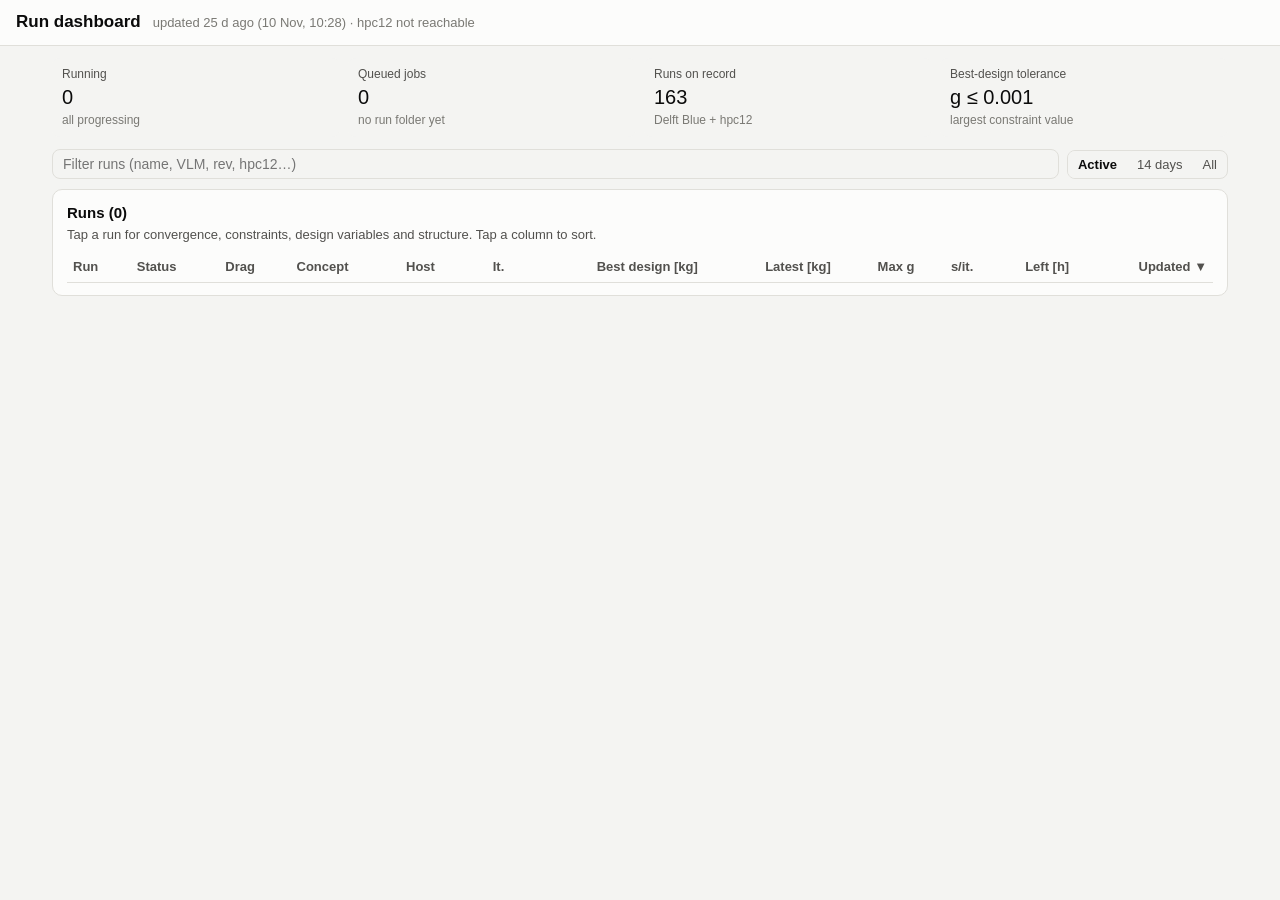
<file: index.html>
<!DOCTYPE html>
<html lang="en">
<head>
<meta charset="utf-8">
<meta name="viewport" content="width=device-width, initial-scale=1">
<title>Run dashboard</title>
<link rel="stylesheet" href="style.css?v=39598044d6">
<script src="https://cdn.plot.ly/plotly-cartesian-2.35.2.min.js" charset="utf-8"></script>
</head>
<body>
<header class="top">
  <h1>Run dashboard</h1>
  <span class="meta" id="gen"></span>
</header>
<main id="app"><p class="muted">Loading…</p></main>
<script src="app.js?v=5890101426"></script>
<script>Dash.index();</script>
</body>
</html>
</file>
<file: style.css>
/* Run dashboard. Palette: dataviz reference instance (validated), light and dark selected. */
:root {
  color-scheme: light;
  --surface-0: #f4f4f2;
  --surface-1: #fcfcfb;
  --border: #e0dfda;
  --text-primary: #0b0b0b;
  --text-secondary: #52514e;
  --text-muted: #7a7974;
  --grid: #ebeae6;
  --series-1: #2a78d6;
  --series-2: #eb6834;
  --series-3: #1baf7a;
  --series-4: #eda100;
  --series-5: #e87ba4;
  --series-6: #008300;
  --series-7: #6250d6;
  --series-8: #e34948;
  --div-neg: #2a78d6;
  --div-mid: #e8e7e3;
  --div-pos: #e34948;
  --good: #008300;
  --warning: #b57a00;
  --critical: #c62828;
  --info: #2a78d6;
}
@media (prefers-color-scheme: dark) {
  :root {
    color-scheme: dark;
    --surface-0: #121211;
    --surface-1: #1a1a19;
    --border: #33332f;
    --text-primary: #f0efec;
    --text-secondary: #c3c2b7;
    --text-muted: #8d8c84;
    --grid: #2a2a27;
    --series-1: #3987e5;
    --series-2: #d95926;
    --series-3: #199e70;
    --series-4: #c98500;
    --series-5: #d55181;
    --series-6: #008300;
    --series-7: #9085e9;
    --series-8: #e66767;
    --div-neg: #3987e5;
    --div-mid: #3a3a36;
    --div-pos: #e66767;
    --good: #3fae3f;
    --warning: #d9a21b;
    --critical: #ef5350;
    --info: #3987e5;
  }
}
* { box-sizing: border-box; }
body {
  margin: 0; background: var(--surface-0); color: var(--text-primary);
  font: 15px/1.45 -apple-system, BlinkMacSystemFont, "Segoe UI", Roboto, Helvetica, Arial, sans-serif;
}
header.top {
  position: sticky; top: 0; z-index: 5; background: var(--surface-1);
  border-bottom: 1px solid var(--border); padding: 10px 16px;
  display: flex; gap: 12px; align-items: baseline; flex-wrap: wrap;
}
header.top h1 { font-size: 17px; margin: 0; }
header.top a { color: var(--text-secondary); text-decoration: none; }
header.top .meta { color: var(--text-muted); font-size: 13px; }
main { max-width: 1200px; margin: 0 auto; padding: 12px; }
section.card {
  background: var(--surface-1); border: 1px solid var(--border); border-radius: 10px;
  padding: 12px 14px; margin: 0 0 12px;
}
section.card h2 { font-size: 15px; margin: 0 0 2px; }
section.card p.sub { margin: 0 0 8px; color: var(--text-secondary); font-size: 13px; }
.grid2 { display: grid; grid-template-columns: repeat(auto-fit, minmax(340px, 1fr)); gap: 12px; }
.grid3 { display: grid; grid-template-columns: repeat(auto-fit, minmax(300px, 1fr)); gap: 12px; }
.chart { width: 100%; height: 280px; }
.chart.tall { height: 380px; }
.tiles { display: grid; grid-template-columns: repeat(auto-fit, minmax(140px, 1fr)); gap: 8px; }
.tile { background: var(--surface-0); border-radius: 8px; padding: 8px 10px; }
.tile .k { color: var(--text-secondary); font-size: 12px; }
.tile .v { font-size: 20px; font-variant-numeric: tabular-nums; }
.tile .s { color: var(--text-muted); font-size: 12px; }
table { border-collapse: collapse; width: 100%; font-size: 13px; font-variant-numeric: tabular-nums; }
th, td { text-align: left; padding: 5px 6px; border-bottom: 1px solid var(--border); white-space: nowrap; }
th { color: var(--text-secondary); font-weight: 600; position: sticky; top: 0; background: var(--surface-1); cursor: pointer; }
td.num, th.num { text-align: right; }
tr.click { cursor: pointer; }
tr.click:hover { background: var(--surface-0); }
.scroll { overflow-x: auto; max-height: 70vh; }
.chip {
  display: inline-flex; align-items: center; gap: 4px; padding: 1px 8px; border-radius: 999px;
  font-size: 12px; border: 1px solid var(--border); color: var(--text-secondary); white-space: nowrap;
}
.chip .dot { width: 8px; height: 8px; border-radius: 50%; display: inline-block; }
.st-RUNNING .dot { background: var(--info); }
.st-PENDING .dot, .st-HELD .dot { background: var(--text-muted); }
.st-COMPLETED .dot { background: var(--good); }
.st-FAILED .dot, .st-TIMEOUT .dot, .st-OUT_OF_MEMORY .dot, .st-CANCELLED .dot, .st-NODE_FAIL .dot { background: var(--critical); }
.st-ENDED .dot, .st-UNKNOWN .dot, .st-EXITING .dot { background: var(--warning); }
.warn { color: var(--warning); }
.bad { color: var(--critical); }
.muted { color: var(--text-muted); }
.controls { display: flex; gap: 8px; flex-wrap: wrap; align-items: center; margin: 0 0 10px; }
.controls input[type=search] {
  flex: 1 1 200px; padding: 6px 10px; border-radius: 8px; border: 1px solid var(--border);
  background: var(--surface-0); color: var(--text-primary); font-size: 14px;
}
.seg { display: inline-flex; border: 1px solid var(--border); border-radius: 8px; overflow: hidden; }
.seg button {
  border: 0; background: transparent; color: var(--text-secondary); padding: 6px 10px; font-size: 13px; cursor: pointer;
}
.seg button.on { background: var(--surface-0); color: var(--text-primary); font-weight: 600; }
details summary { cursor: pointer; color: var(--text-secondary); font-size: 13px; }
code, .mono { font-family: ui-monospace, SFMono-Regular, Menlo, monospace; font-size: 12px; }
.note { font-size: 12px; color: var(--text-muted); margin-top: 6px; }
@media (max-width: 600px) {
  main { padding: 8px; }
  .chart { height: 240px; }
  .hide-sm { display: none; }
}
</file>
